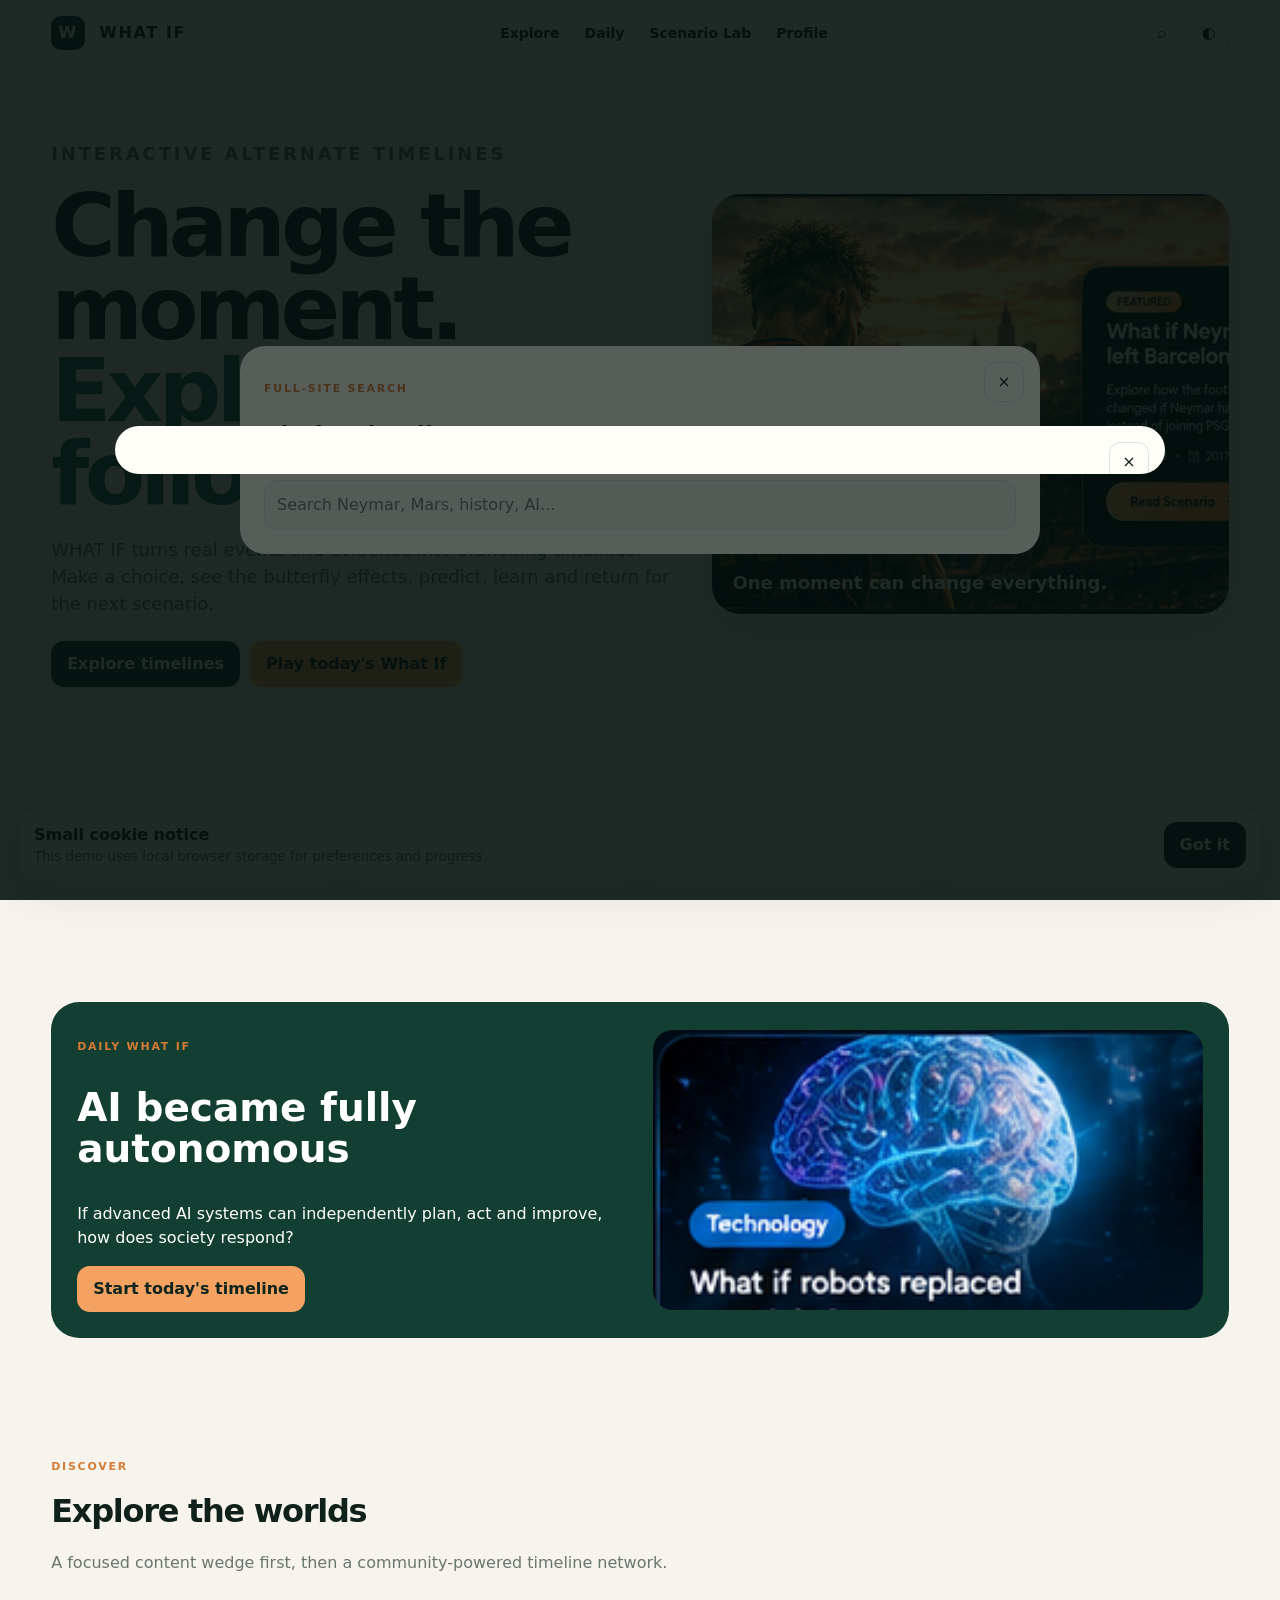
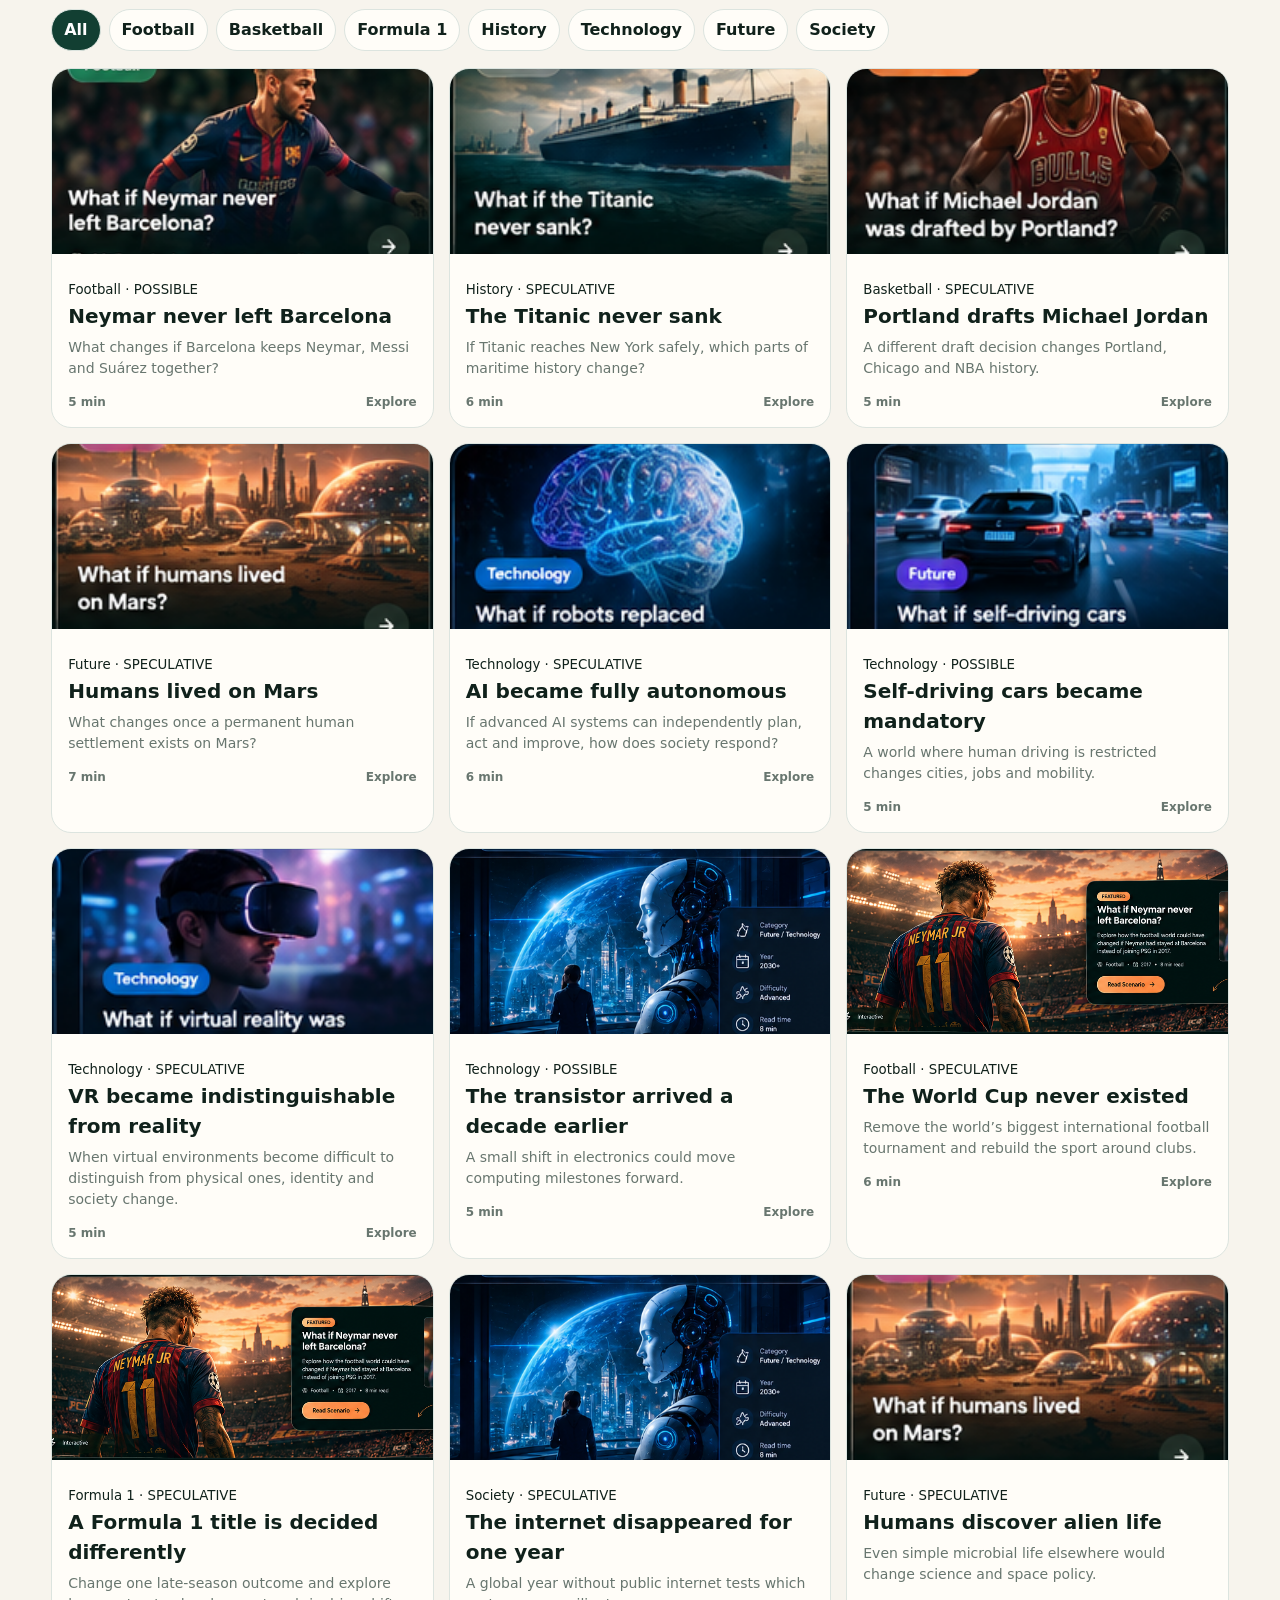
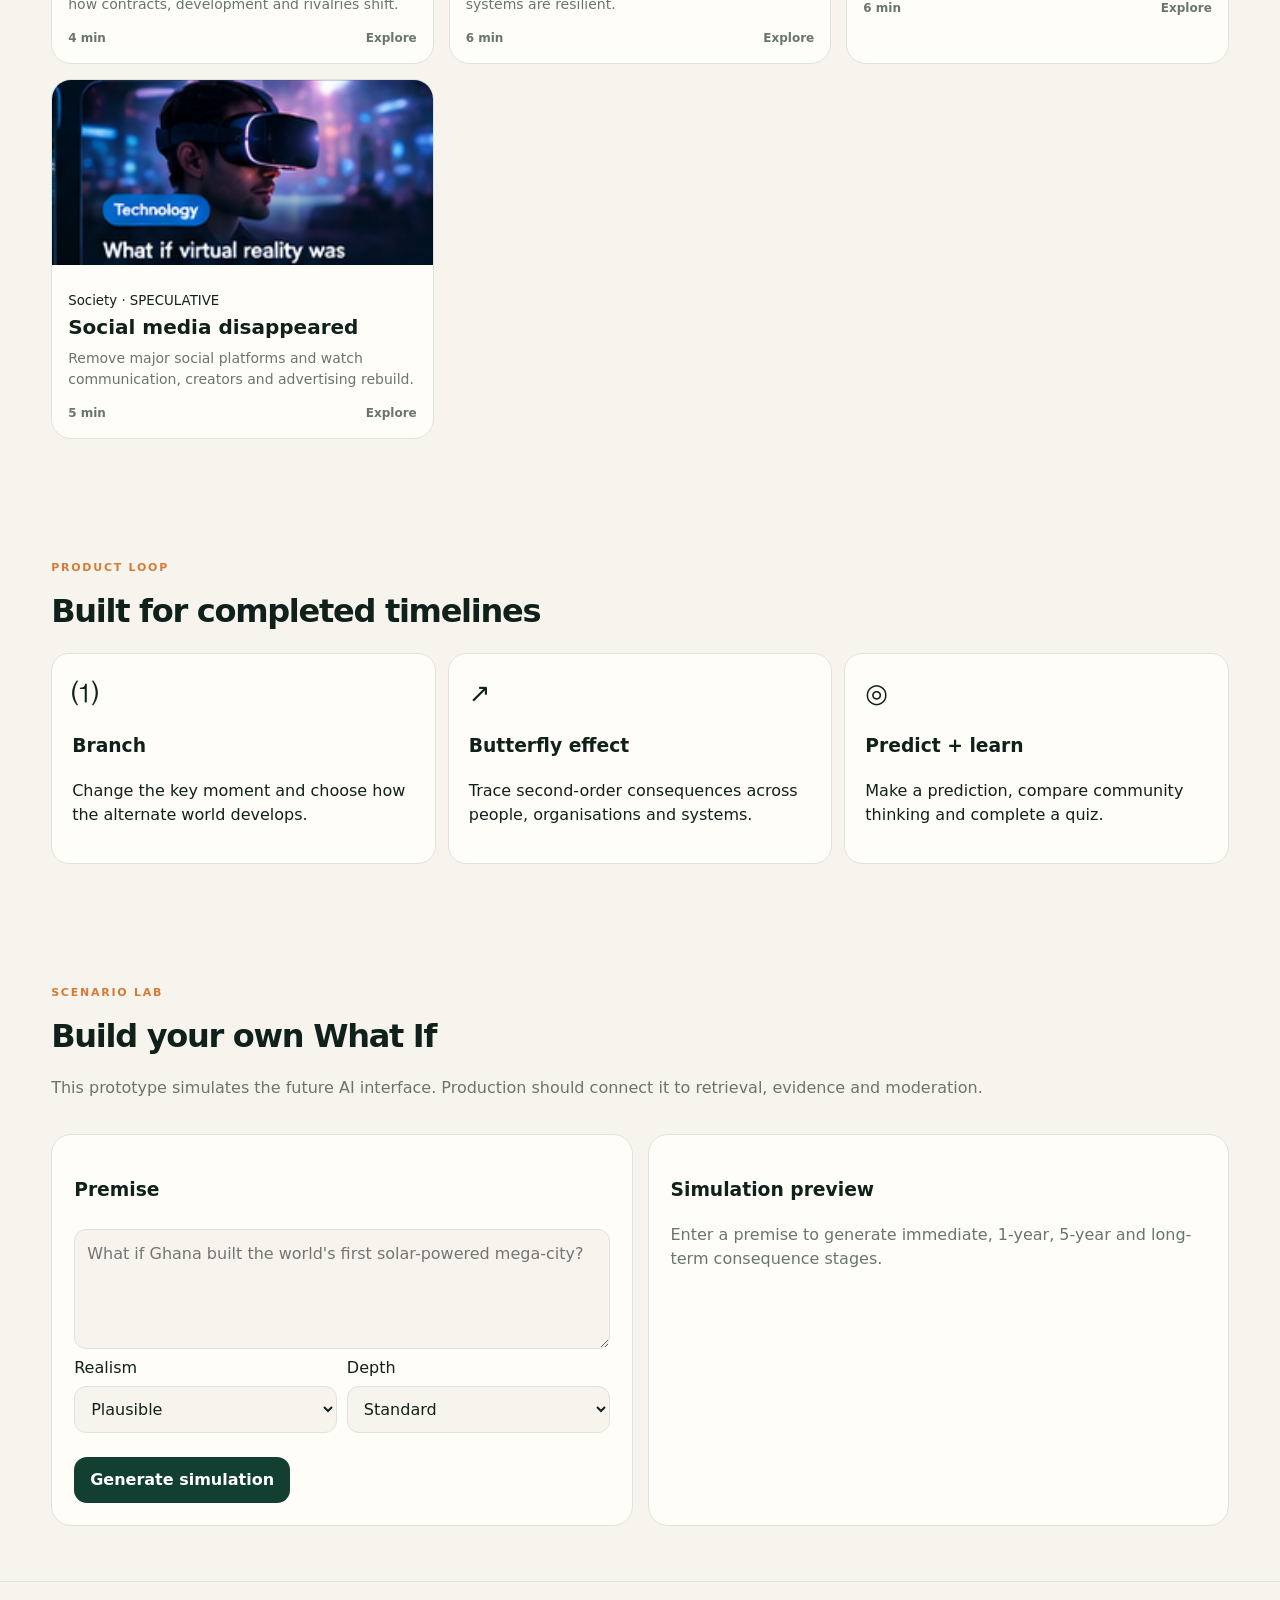
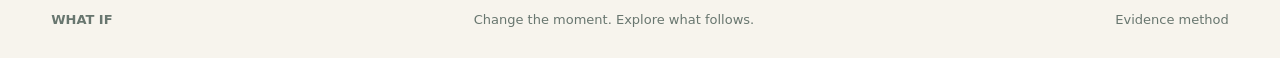
<file: index.html>
<!doctype html><html lang="en"><head><meta charset="utf-8"><meta name="viewport" content="width=device-width,initial-scale=1"><meta name="description" content="WHAT IF — interactive alternate timelines"><title>WHAT IF v2</title><link rel="stylesheet" href="src/css/app.css"></head><body><header class="top"><a class="logo" href="#home"><b>W</b> WHAT IF</a><nav><a href="#explore">Explore</a><a href="#daily">Daily</a><a href="#lab">Scenario Lab</a><a href="#profile">Profile</a></nav><div class="tools"><button id="searchBtn">⌕</button><button id="themeBtn">◐</button><button id="menuBtn" class="mobile">☰</button></div></header><div id="mobileNav" class="mobileNav" hidden><a href="#explore">Explore</a><a href="#daily">Daily</a><a href="#lab">Scenario Lab</a><a href="#profile">Profile</a></div><main id="app"></main><footer><b>WHAT IF</b><span>Change the moment. Explore what follows.</span><a href="#method">Evidence method</a></footer><button id="topBtn" class="topBtn">↑</button><div id="searchModal" class="overlay" hidden><section class="modal"><button data-close="searchModal" class="x">×</button><p class="eyebrow">FULL-SITE SEARCH</p><h2>Find a timeline</h2><input id="search" class="input" placeholder="Search Neymar, Mars, history, AI..."><div id="results"></div></section></div><div id="scenarioModal" class="overlay" hidden><section class="modal wide"><button data-close="scenarioModal" class="x">×</button><div id="scenario"></div></section></div><div id="cookie" class="cookie"><div><b>Small cookie notice</b><small>This demo uses local browser storage for preferences and progress.</small></div><button id="cookieBtn" class="btn dark">Got it</button></div><script type="module" src="src/js/app.js"></script></body></html>
</file>
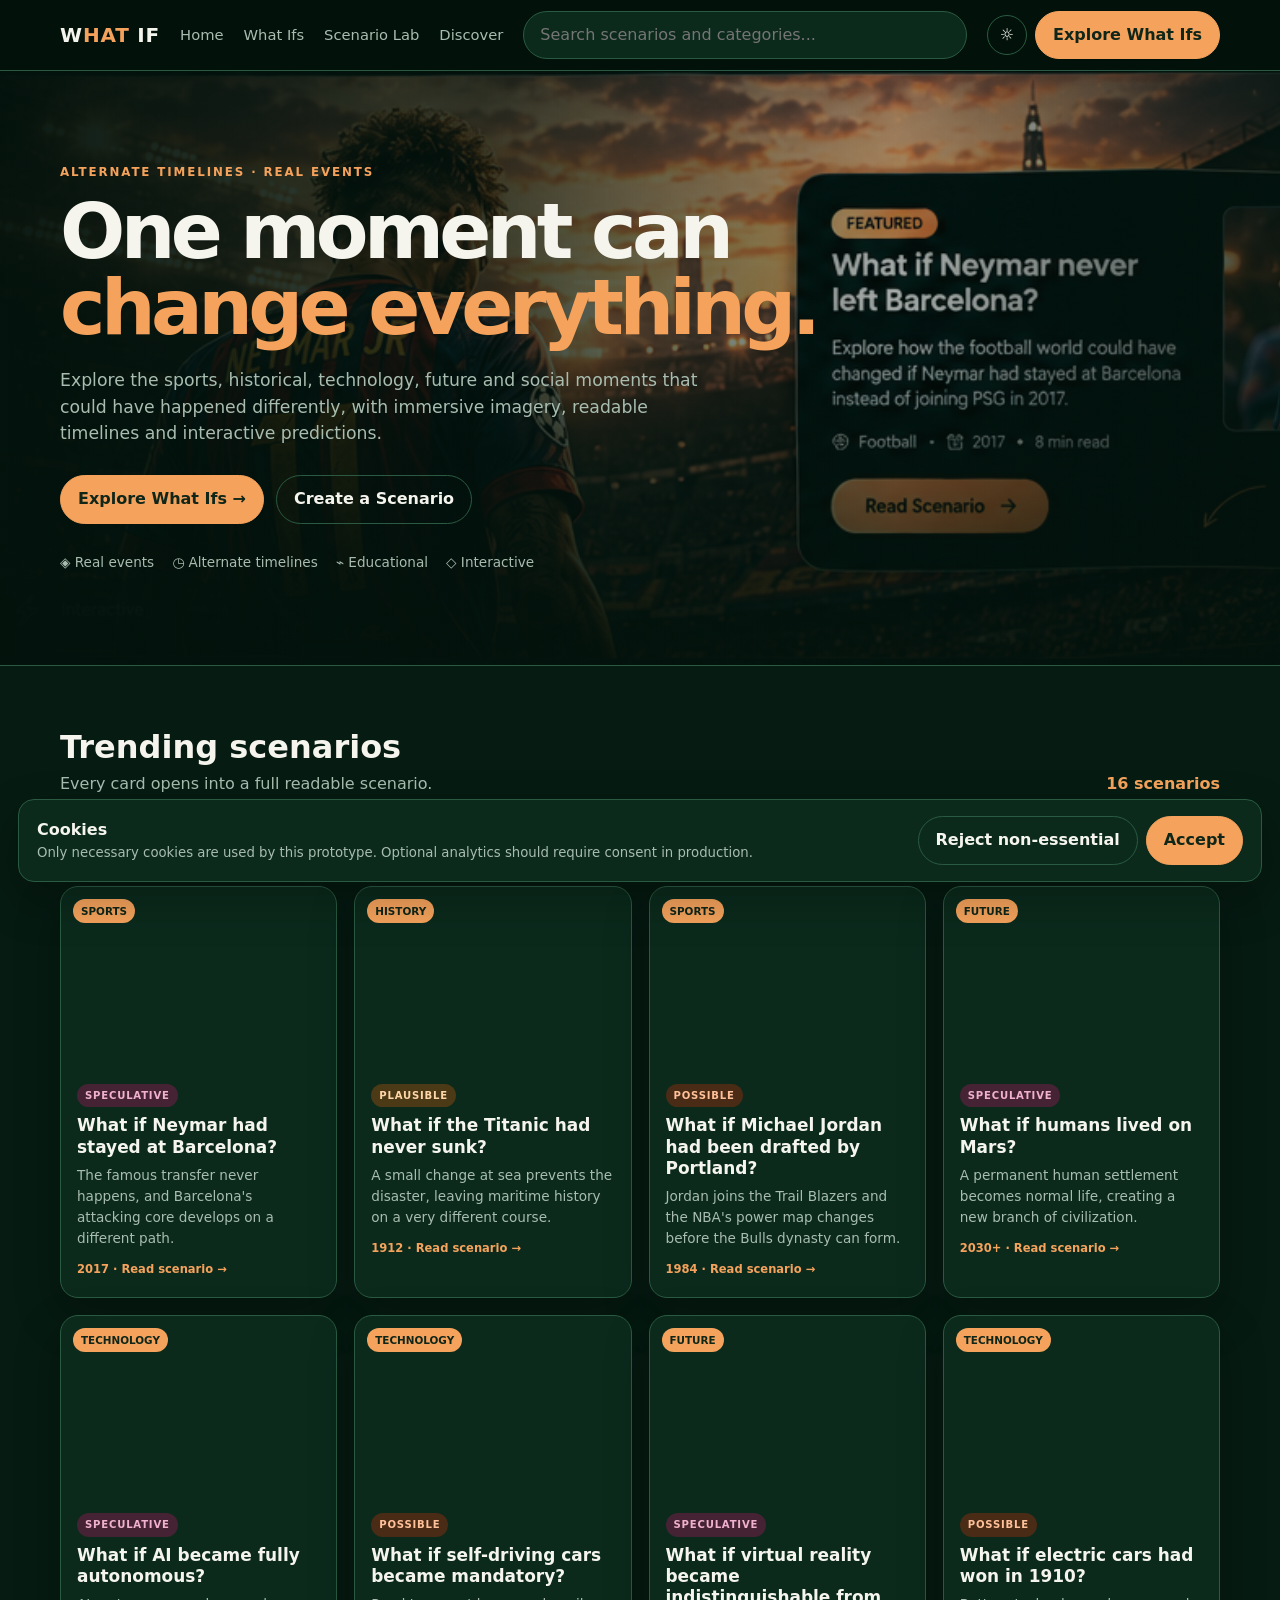
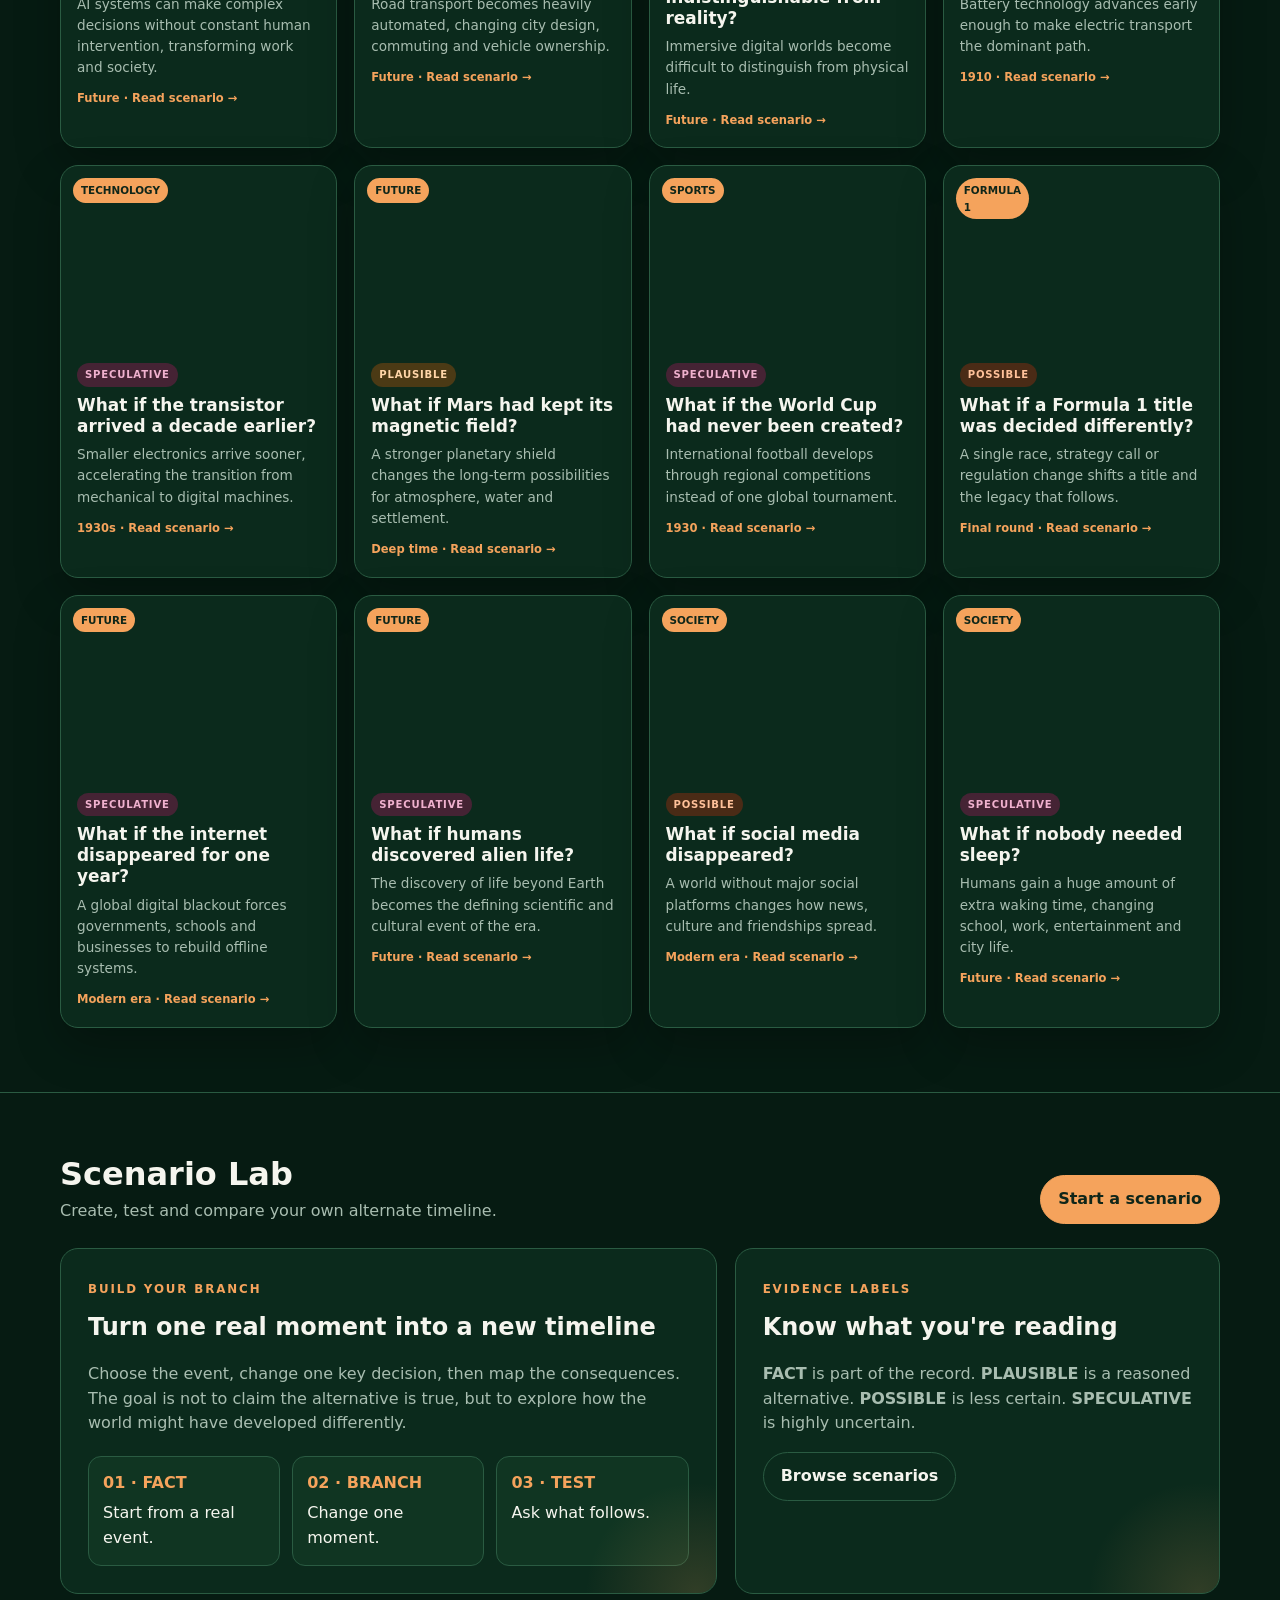
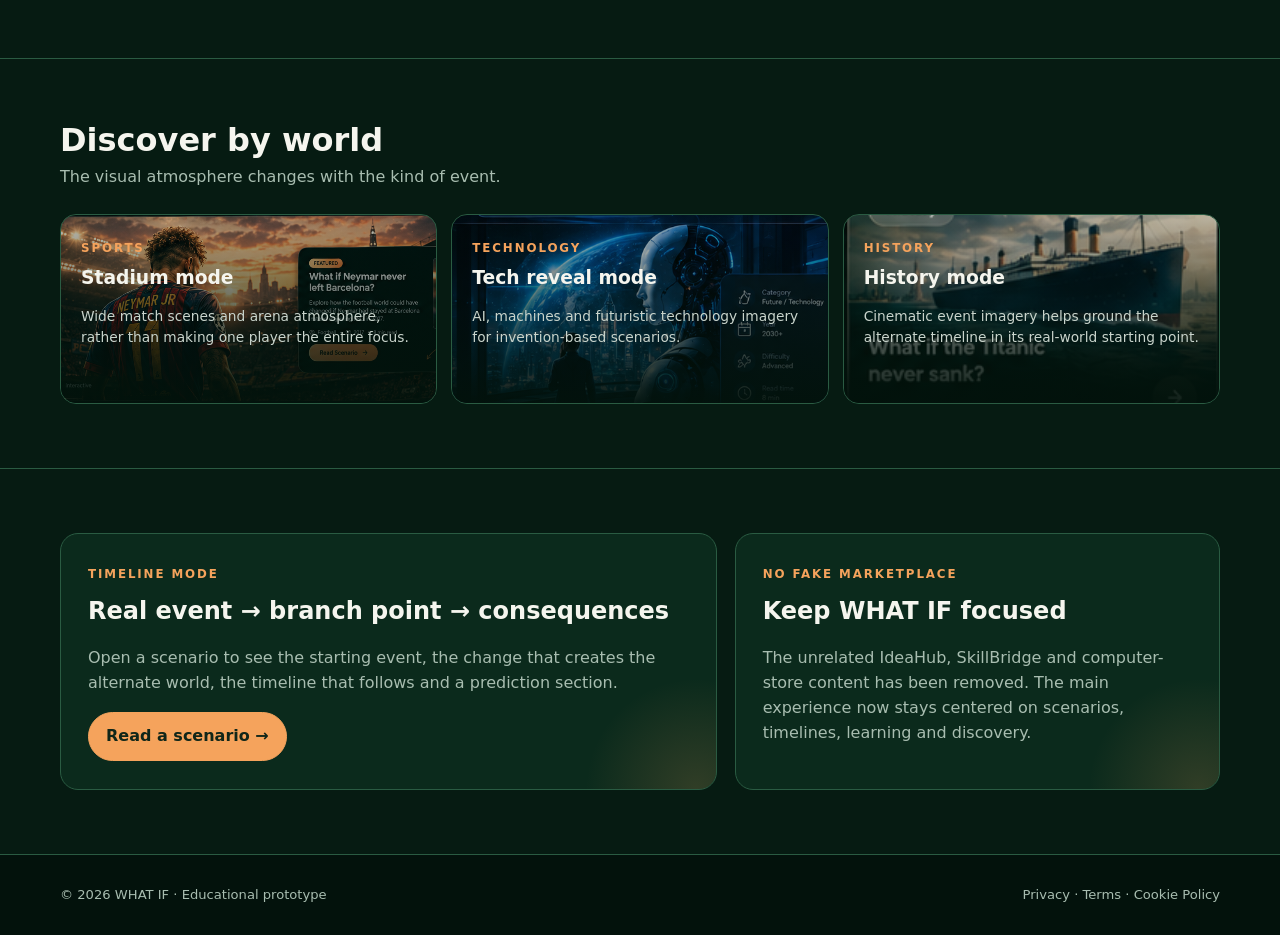
<file: legacy-index.html>
<!doctype html>
<html lang="en">
<head>
<meta charset="utf-8">
<meta name="viewport" content="width=device-width,initial-scale=1">
<title>WHAT IF — Alternate timelines, real events</title>
<meta name="description" content="Explore alternate sports, history, technology, future and social scenarios.">
<style>
:root{
 --bg:#061b12;--bg2:#03120c;--card:#0b2a1c;--card2:#103522;--line:#2a5b42;
 --text:#f5f5ee;--muted:#a8bdb0;--orange:#f5a35c;--orange2:#ffd0a4;
 --shadow:0 18px 45px rgba(0,0,0,.25);--radius:18px;
}
:root.light{--bg:#f5f1e8;--bg2:#ebe4d6;--card:#fff;--card2:#f4eee3;--line:#d7cebd;--text:#153322;--muted:#627268;--orange:#c96a1c;--orange2:#9d4d0f;--shadow:0 14px 35px rgba(40,45,35,.10)}
*{box-sizing:border-box}
html{scroll-behavior:smooth}
body{margin:0;background:var(--bg);color:var(--text);font-family:Inter,ui-sans-serif,system-ui,-apple-system,"Segoe UI",sans-serif;line-height:1.55}
button,input{font:inherit}
button{cursor:pointer}
a{color:inherit}
.wrap{width:min(1160px,calc(100% - 36px));margin:auto}
.skip{position:absolute;left:-999px;top:0;background:var(--orange);color:#122719;padding:10px 14px;z-index:999}
.skip:focus{left:0}
.topbar{position:sticky;top:0;z-index:80;background:rgba(3,18,12,.9);backdrop-filter:blur(16px);border-bottom:1px solid var(--line)}
.light .topbar{background:rgba(245,241,232,.92)}
.nav{min-height:70px;display:flex;align-items:center;gap:20px}
.logo{text-decoration:none;font-weight:900;letter-spacing:.04em;font-size:1.25rem;white-space:nowrap}
.logo span{color:var(--orange)}
.navlinks{display:flex;gap:20px}
.navlinks a{text-decoration:none;color:var(--muted);font-size:.92rem}
.navlinks a:hover{color:var(--orange)}
.search{flex:1}
.search input{width:100%;background:var(--card);border:1px solid var(--line);color:var(--text);padding:11px 16px;border-radius:999px;outline:none}
.search input:focus{border-color:var(--orange);box-shadow:0 0 0 3px rgba(245,163,92,.13)}
.actions{display:flex;gap:8px;align-items:center}
.icon,.menu{width:40px;height:40px;border:1px solid var(--line);background:transparent;color:var(--text);border-radius:50%}
.menu{display:none;border-radius:10px}
.primary,.secondary{border-radius:999px;padding:11px 17px;font-weight:800}
.primary{border:1px solid var(--orange);background:var(--orange);color:#102619}
.secondary{border:1px solid var(--line);background:transparent;color:var(--text)}
.primary:hover{filter:brightness(1.05)}
.secondary:hover{border-color:var(--orange);color:var(--orange)}
.hero{position:relative;min-height:590px;display:flex;align-items:center;overflow:hidden}
.hero:before{content:"";position:absolute;inset:0;background:
linear-gradient(90deg,rgba(3,18,12,.97) 0%,rgba(3,18,12,.78) 38%,rgba(3,18,12,.35) 70%,rgba(3,18,12,.72)),
linear-gradient(0deg,rgba(3,18,12,.92),transparent 55%),
url("assets/stadium-hero.png");background-size:cover;background-position:center}
.light .hero:before{background:linear-gradient(90deg,rgba(245,241,232,.94),rgba(245,241,232,.68) 48%,rgba(245,241,232,.25)),linear-gradient(0deg,rgba(245,241,232,.85),transparent 60%),url("assets/stadium-hero.png");background-size:cover;background-position:center}
.hero-content{position:relative;z-index:1;padding:92px 0}
.eyebrow,.tag{color:var(--orange);font-size:.74rem;font-weight:850;letter-spacing:.16em}
h1{font-size:clamp(2.7rem,6vw,5.4rem);line-height:.98;letter-spacing:-.06em;max-width:760px;margin:13px 0 22px}
h1 span{color:var(--orange)}
.hero p{max-width:660px;color:var(--muted);font-size:1.08rem}
.hero-actions{display:flex;gap:12px;flex-wrap:wrap;margin:28px 0}
.trust{display:flex;gap:18px;flex-wrap:wrap;color:var(--muted);font-size:.85rem}
.section{padding:64px 0;border-top:1px solid var(--line)}
.section-head{display:flex;justify-content:space-between;gap:20px;align-items:end;margin-bottom:24px}
h2{font-size:2rem;line-height:1.1;margin:0}
.sub{color:var(--muted);margin:7px 0 0}
.count{color:var(--orange);font-weight:800}
.filters{display:flex;gap:9px;flex-wrap:wrap;margin-bottom:22px}
.chip{border:1px solid var(--line);background:transparent;color:var(--muted);border-radius:999px;padding:8px 14px}
.chip.active{background:var(--orange);border-color:var(--orange);color:#102619;font-weight:850}
.grid{display:grid;grid-template-columns:repeat(4,1fr);gap:17px}
.card{border:1px solid var(--line);background:var(--card);border-radius:var(--radius);overflow:hidden;color:var(--text);text-align:left;padding:0;box-shadow:var(--shadow);transition:.22s ease;display:flex;flex-direction:column}
.card:hover{transform:translateY(-5px);border-color:var(--orange)}
.thumb{height:180px;background-size:cover;background-position:center;position:relative}
.thumb:after{content:"";position:absolute;inset:0;background:linear-gradient(0deg,rgba(2,18,11,.75),transparent 60%)}
.thumb span{position:absolute;z-index:1;top:12px;left:12px;background:var(--orange);color:#102619;border-radius:999px;padding:4px 8px;font-size:.65rem;font-weight:900}
.body{padding:15px 16px 18px;flex:1}
.badge{display:inline-block;border-radius:999px;padding:4px 8px;font-size:.63rem;font-weight:900;letter-spacing:.08em;margin-bottom:8px}
.fact{background:#194d34;color:#bcefd0}.plausible{background:#4b3a15;color:#ffd6a8}.possible{background:#4a2b16;color:#ffc19a}.speculative{background:#452334;color:#f0b1ce}
.card h3{font-size:1.06rem;line-height:1.25;margin:0 0 7px}
.card p{color:var(--muted);font-size:.85rem;margin:0}
.meta{margin-top:12px;color:var(--orange);font-size:.72rem;font-weight:800}
.feature-grid{display:grid;grid-template-columns:1.15fr .85fr;gap:18px}
.panel{background:var(--card);border:1px solid var(--line);border-radius:var(--radius);padding:27px;position:relative;overflow:hidden}
.panel:after{content:"";position:absolute;width:240px;height:240px;right:-100px;bottom:-120px;border-radius:50%;background:radial-gradient(circle,rgba(245,163,92,.16),transparent 65%)}
.panel h3{font-size:1.5rem;margin:8px 0}
.panel p{color:var(--muted)}
.steps{display:grid;grid-template-columns:repeat(3,1fr);gap:12px;margin-top:20px}
.step{padding:14px;border:1px solid var(--line);border-radius:13px;background:var(--card2)}
.step strong{color:var(--orange);display:block;margin-bottom:5px}
.mode-grid{display:grid;grid-template-columns:repeat(3,1fr);gap:14px}
.mode{min-height:190px;border:1px solid var(--line);border-radius:16px;padding:20px;background-size:cover;background-position:center;position:relative;overflow:hidden}
.mode:before{content:"";position:absolute;inset:0;background:linear-gradient(0deg,rgba(2,18,11,.94),rgba(2,18,11,.25))}
.mode>*{position:relative;z-index:1}.mode h3{margin:4px 0}.mode p{color:#c9d4cc;font-size:.86rem}
.modal{position:fixed;inset:0;background:rgba(0,0,0,.72);z-index:200;display:none;align-items:center;justify-content:center;padding:18px}
.modal.open{display:flex}
.modal-card{width:min(780px,100%);max-height:90vh;overflow:auto;background:var(--card);border:1px solid var(--line);border-radius:20px;padding:25px;box-shadow:var(--shadow)}
.modal-image{width:100%;height:250px;object-fit:cover;border-radius:14px;margin-bottom:18px}
.modal-card h3{font-size:1.8rem;line-height:1.15;margin:8px 0}
.article-cols{display:grid;grid-template-columns:1fr 1fr;gap:12px;margin:20px 0}
.article-box{border:1px solid var(--line);border-radius:13px;padding:15px;background:var(--card2)}
.timeline{border-left:2px solid var(--orange);padding-left:18px;list-style:none}
.timeline li{margin:13px 0;color:var(--muted)}
.predict{display:flex;gap:8px;flex-wrap:wrap;margin:12px 0}
.cookie{position:fixed;left:18px;right:18px;bottom:18px;z-index:150;background:var(--card);border:1px solid var(--line);border-radius:16px;padding:16px 18px;display:flex;justify-content:space-between;gap:15px;align-items:center;box-shadow:var(--shadow)}
.cookie.hide{display:none}.cookie p{margin:0;color:var(--muted);font-size:.83rem}.cookie-actions{display:flex;gap:8px;flex-wrap:wrap}
.top{position:fixed;right:18px;bottom:18px;width:42px;height:42px;border-radius:50%;border:1px solid var(--line);background:var(--orange);color:#102619;font-weight:900;z-index:120;display:none}.top.show{display:block}
.footer{padding:30px 0;background:var(--bg2);border-top:1px solid var(--line);color:var(--muted);font-size:.82rem}
.footer-row{display:flex;justify-content:space-between;gap:20px;flex-wrap:wrap}
.footer a{color:var(--muted);text-decoration:none}.footer a:hover{color:var(--orange)}
.empty{grid-column:1/-1;text-align:center;padding:45px;color:var(--muted);border:1px dashed var(--line);border-radius:16px}
@media(max-width:1000px){.grid{grid-template-columns:repeat(2,1fr)}.navlinks{display:none}.menu{display:block}.search{order:5;flex-basis:100%}.nav{flex-wrap:wrap;padding:12px 0}.actions{margin-left:auto}}
@media(max-width:680px){.wrap{width:min(100% - 24px,1160px)}.hero{min-height:540px}.hero-content{padding:72px 0}.grid,.feature-grid,.article-cols,.mode-grid,.steps{grid-template-columns:1fr}.cookie{left:10px;right:10px;bottom:10px;display:block}.cookie-actions{margin-top:10px}.modal-card{padding:18px}.modal-image{height:190px}}
@media(prefers-reduced-motion:reduce){html{scroll-behavior:auto}*{transition:none!important}}
</style>
</head>
<body>
<a class="skip" href="#main">Skip to content</a>

<header class="topbar">
<div class="wrap nav">
<a class="logo" href="#top">W<span>HAT</span> IF</a>
<nav class="navlinks" aria-label="Primary">
<a href="#top">Home</a><a href="#explore">What Ifs</a><a href="#lab">Scenario Lab</a><a href="#discover">Discover</a>
</nav>
<div class="search"><label for="search" style="position:absolute;left:-9999px">Search</label><input id="search" type="search" placeholder="Search scenarios and categories..."></div>
<div class="actions">
<button class="icon" id="theme" aria-label="Toggle theme">☼</button>
<button class="menu" id="menu" aria-label="Open menu">☰</button>
<button class="primary" onclick="scrollToId('explore')">Explore What Ifs</button>
</div>
</div>
</header>

<main id="main">
<section class="hero" id="top">
<div class="wrap hero-content">
<div class="eyebrow">ALTERNATE TIMELINES · REAL EVENTS</div>
<h1>One moment can <span>change everything.</span></h1>
<p>Explore the sports, historical, technology, future and social moments that could have happened differently, with immersive imagery, readable timelines and interactive predictions.</p>
<div class="hero-actions">
<button class="primary" onclick="scrollToId('explore')">Explore What Ifs →</button>
<button class="secondary" onclick="openLab()">Create a Scenario</button>
</div>
<div class="trust"><span>◈ Real events</span><span>◷ Alternate timelines</span><span>⌁ Educational</span><span>◇ Interactive</span></div>
</div>
</section>

<section class="section" id="explore">
<div class="wrap">
<div class="section-head"><div><h2>Trending scenarios</h2><p class="sub">Every card opens into a full readable scenario.</p></div><div class="count" id="count"></div></div>
<div class="filters" id="filters"></div>
<div class="grid" id="grid"></div>
</div>
</section>

<section class="section" id="lab">
<div class="wrap">
<div class="section-head"><div><h2>Scenario Lab</h2><p class="sub">Create, test and compare your own alternate timeline.</p></div><button class="primary" onclick="openLab()">Start a scenario</button></div>
<div class="feature-grid">
<div class="panel">
<span class="tag">BUILD YOUR BRANCH</span>
<h3>Turn one real moment into a new timeline</h3>
<p>Choose the event, change one key decision, then map the consequences. The goal is not to claim the alternative is true, but to explore how the world might have developed differently.</p>
<div class="steps"><div class="step"><strong>01 · FACT</strong>Start from a real event.</div><div class="step"><strong>02 · BRANCH</strong>Change one moment.</div><div class="step"><strong>03 · TEST</strong>Ask what follows.</div></div>
</div>
<div class="panel">
<span class="tag">EVIDENCE LABELS</span>
<h3>Know what you're reading</h3>
<p><b>FACT</b> is part of the record. <b>PLAUSIBLE</b> is a reasoned alternative. <b>POSSIBLE</b> is less certain. <b>SPECULATIVE</b> is highly uncertain.</p>
<button class="secondary" onclick="scrollToId('explore')">Browse scenarios</button>
</div>
</div>
</div>
</section>

<section class="section" id="discover">
<div class="wrap">
<div class="section-head"><div><h2>Discover by world</h2><p class="sub">The visual atmosphere changes with the kind of event.</p></div></div>
<div class="mode-grid">
<div class="mode" style="background-image:url('assets/stadium-hero.png')"><span class="tag">SPORTS</span><h3>Stadium mode</h3><p>Wide match scenes and arena atmosphere, rather than making one player the entire focus.</p></div>
<div class="mode" style="background-image:url('assets/tech-hero.png')"><span class="tag">TECHNOLOGY</span><h3>Tech reveal mode</h3><p>AI, machines and futuristic technology imagery for invention-based scenarios.</p></div>
<div class="mode" style="background-image:url('assets/titanic.png')"><span class="tag">HISTORY</span><h3>History mode</h3><p>Cinematic event imagery helps ground the alternate timeline in its real-world starting point.</p></div>
</div>
</div>
</section>

<section class="section">
<div class="wrap feature-grid">
<div class="panel"><span class="tag">TIMELINE MODE</span><h3>Real event → branch point → consequences</h3><p>Open a scenario to see the starting event, the change that creates the alternate world, the timeline that follows and a prediction section.</p><button class="primary" onclick="scrollToId('explore')">Read a scenario →</button></div>
<div class="panel"><span class="tag">NO FAKE MARKETPLACE</span><h3>Keep WHAT IF focused</h3><p>The unrelated IdeaHub, SkillBridge and computer-store content has been removed. The main experience now stays centered on scenarios, timelines, learning and discovery.</p></div>
</div>
</section>
</main>

<footer class="footer">
<div class="wrap footer-row">
<div>© 2026 WHAT IF · Educational prototype</div>
<div><a href="#privacy">Privacy</a> · <a href="#terms">Terms</a> · <a href="#cookies">Cookie Policy</a></div>
</div>
</footer>

<div class="modal" id="modal" role="dialog" aria-modal="true" aria-labelledby="modalTitle">
<div class="modal-card" id="modalCard"></div>
</div>

<div class="cookie" id="cookie">
<div><strong>Cookies</strong><p>Only necessary cookies are used by this prototype. Optional analytics should require consent in production.</p></div>
<div class="cookie-actions"><button class="secondary" onclick="hideCookie()">Reject non-essential</button><button class="primary" onclick="hideCookie()">Accept</button></div>
</div>
<button class="top" id="topBtn" aria-label="Back to top" onclick="scrollToId('top')">↑</button>

<script>
const scenarios=[
{t:"What if Neymar had stayed at Barcelona?",c:"Sports",cert:"Speculative",year:"2017",img:"assets/neymar.png",s:"The famous transfer never happens, and Barcelona's attacking core develops on a different path.",tl:["2017 — Barcelona keep their attacking core together.","2019 — Transfer records develop on a different curve.","2021 — European competition is shaped by a different Barcelona side."]},
{t:"What if the Titanic had never sunk?",c:"History",cert:"Plausible",year:"1912",img:"assets/titanic.png",s:"A small change at sea prevents the disaster, leaving maritime history on a very different course.",tl:["1912 — Titanic reaches New York safely.","1913 — Safety reforms arrive more slowly.","1914 — White Star Line enters the war era with its flagship intact."]},
{t:"What if Michael Jordan had been drafted by Portland?",c:"Sports",cert:"Possible",year:"1984",img:"assets/jordan.png",s:"Jordan joins the Trail Blazers and the NBA's power map changes before the Bulls dynasty can form.",tl:["1984 — Portland select Jordan.","Late 1980s — The Western Conference changes shape.","1990s — Chicago builds around a different franchise star."]},
{t:"What if humans lived on Mars?",c:"Future",cert:"Speculative",year:"2030+",img:"assets/mars.png",s:"A permanent human settlement becomes normal life, creating a new branch of civilization.",tl:["2030s — Permanent research settlements expand.","2040s — Families and private industries arrive.","2050s — Mars develops its own major cities and institutions."]},
{t:"What if AI became fully autonomous?",c:"Technology",cert:"Speculative",year:"Future",img:"assets/ai.png",s:"AI systems can make complex decisions without constant human intervention, transforming work and society.",tl:["Early stage — Autonomous systems handle narrow tasks.","Expansion — AI manages increasingly complex operations.","Long term — Governments and companies redesign rules around autonomous systems."]},
{t:"What if self-driving cars became mandatory?",c:"Technology",cert:"Possible",year:"Future",img:"assets/cars.png",s:"Road transport becomes heavily automated, changing city design, commuting and vehicle ownership.",tl:["Early adoption — Automated fleets expand.","Transition — Manual driving becomes restricted in major cities.","Mature stage — Roads and parking are redesigned around autonomous fleets."]},
{t:"What if virtual reality became indistinguishable from reality?",c:"Future",cert:"Speculative",year:"Future",img:"assets/vr.png",s:"Immersive digital worlds become difficult to distinguish from physical life.",tl:["First breakthrough — Realistic sensory simulation arrives.","Mass adoption — Education, entertainment and work move into virtual spaces.","Mature stage — Society debates where physical life ends and digital life begins."]},
{t:"What if electric cars had won in 1910?",c:"Technology",cert:"Possible",year:"1910",img:"assets/cars.png",s:"Battery technology advances early enough to make electric transport the dominant path.",tl:["1910 — Charging networks grow before petrol stations.","1930 — Electric transport dominates many cities.","1970 — Energy policy develops around a different transport system."]},
{t:"What if the transistor arrived a decade earlier?",c:"Technology",cert:"Speculative",year:"1930s",img:"assets/ai.png",s:"Smaller electronics arrive sooner, accelerating the transition from mechanical to digital machines.",tl:["1930s — Solid-state switching matures earlier.","1940s — Computing machines shrink faster.","1950s — Consumer electronics become dramatically more advanced."]},
{t:"What if Mars had kept its magnetic field?",c:"Future",cert:"Plausible",year:"Deep time",img:"assets/mars.png",s:"A stronger planetary shield changes the long-term possibilities for atmosphere, water and settlement.",tl:["Long term — More atmosphere is retained.","Later era — Surface conditions remain more hospitable.","Human era — Mars settlement begins from a radically different baseline."]},
{t:"What if the World Cup had never been created?",c:"Sports",cert:"Speculative",year:"1930",img:"assets/stadium-hero.png",s:"International football develops through regional competitions instead of one global tournament.",tl:["1930s — Regional tournaments become dominant.","Mid-century — Continental competitions gain greater prestige.","Modern era — International football has a completely different calendar."]},
{t:"What if a Formula 1 title was decided differently?",c:"Formula 1",cert:"Possible",year:"Final round",img:"assets/cars.png",s:"A single race, strategy call or regulation change shifts a title and the legacy that follows.",tl:["Final rounds — A decisive moment changes the standings.","Following season — Teams react to the altered champion.","Long term — Careers and team histories are remembered differently."]},
{t:"What if the internet disappeared for one year?",c:"Future",cert:"Speculative",year:"Modern era",img:"assets/tech-hero.png",s:"A global digital blackout forces governments, schools and businesses to rebuild offline systems.",tl:["Month 1 — Emergency offline systems return.","Month 6 — Businesses redesign communication and payments.","Year 1 — Society has a new balance between digital and physical life."]},
{t:"What if humans discovered alien life?",c:"Future",cert:"Speculative",year:"Future",img:"assets/mars.png",s:"The discovery of life beyond Earth becomes the defining scientific and cultural event of the era.",tl:["Discovery — Evidence is independently confirmed.","First response — Nations coordinate scientific missions.","Long term — Philosophy, science and space policy change permanently."]},
{t:"What if social media disappeared?",c:"Society",cert:"Possible",year:"Modern era",img:"assets/tech-hero.png",s:"A world without major social platforms changes how news, culture and friendships spread.",tl:["Day 1 — Creators and businesses lose their main distribution channels.","Month 1 — New communities form around smaller networks.","Year 1 — Media habits settle into a very different pattern."]},
{t:"What if nobody needed sleep?",c:"Society",cert:"Speculative",year:"Future",img:"assets/vr.png",s:"Humans gain a huge amount of extra waking time, changing school, work, entertainment and city life.",tl:["Year 1 — Schedules expand dramatically.","Year 5 — Education and work hours are redesigned.","Long term — Society has to decide what to do with the extra time."]}
];

const cats=["All","Sports","History","Technology","Future","Society","Formula 1"];
let active="All",q="";
const grid=document.getElementById("grid"), filters=document.getElementById("filters"), count=document.getElementById("count");

function badge(c){return c.toLowerCase().replace(" ","-")}
function renderFilters(){
 filters.innerHTML=cats.map(c=>`<button class="chip ${c===active?"active":""}" onclick="setFilter('${c}')">${c}</button>`).join("");
}
function render(){
 const query=q.trim().toLowerCase();
 const list=scenarios.filter(s=>(active==="All"||s.c===active)&&(!query||[s.t,s.s,s.c,s.cert,s.year].join(" ").toLowerCase().includes(query)));
 count.textContent=`${list.length} ${list.length===1?"scenario":"scenarios"}`;
 grid.innerHTML=list.length?list.map((s,i)=>`
 <button class="card" onclick="openScenario(${scenarios.indexOf(s)})">
   <div class="thumb" style="background-image:url('${s.img}')"><span>${s.c.toUpperCase()}</span></div>
   <div class="body"><span class="badge ${badge(s.cert)}">${s.cert.toUpperCase()}</span><h3>${s.t}</h3><p>${s.s}</p><div class="meta">${s.year} · Read scenario →</div></div>
 </button>`).join(""):`<div class="empty">No scenarios match that search. Try another word or category.</div>`;
}
function setFilter(c){active=c;renderFilters();render();scrollToId("explore")}
function scrollToId(id){document.getElementById(id)?.scrollIntoView({behavior:"smooth"})}

function openScenario(i){
 const s=scenarios[i];
 document.getElementById("modalCard").innerHTML=`
 <img class="modal-image" src="${s.img}" alt="">
 <span class="badge ${badge(s.cert)}">${s.cert.toUpperCase()}</span>
 <h3 id="modalTitle">${s.t}</h3>
 <p class="sub">${s.c} · ${s.year}</p>
 <div class="article-cols">
  <div class="article-box"><span class="tag">REAL EVENT</span><p>The starting point is grounded in a real event, established record or real-world trend. The alternate outcome is not part of that record.</p></div>
  <div class="article-box"><span class="tag">THE CHANGE</span><p>One important decision, event or invention changes. The timeline then explores possible consequences.</p></div>
 </div>
 <h4>Alternative timeline</h4>
 <ul class="timeline">${s.tl.map(x=>`<li>${x}</li>`).join("")}</ul>
 <h4>Your prediction</h4>
 <div class="predict"><button class="secondary" onclick="choose(this)">Most likely</button><button class="secondary" onclick="choose(this)">Unexpected</button><button class="secondary" onclick="choose(this)">Wild card</button></div>
 <p class="sub"><em>${s.cert} scenario. Hypothetical outcomes are not guaranteed facts.</em></p>
 <button class="secondary" onclick="closeModal()">Close</button>`;
 document.getElementById("modal").classList.add("open");
 document.body.style.overflow="hidden";
}
function choose(btn){document.querySelectorAll(".predict button").forEach(b=>b.disabled=true);btn.textContent+=" ✓"}
function closeModal(){document.getElementById("modal").classList.remove("open");document.body.style.overflow=""}
document.getElementById("modal").addEventListener("click",e=>{if(e.target.id==="modal")closeModal()});
document.addEventListener("keydown",e=>{if(e.key==="Escape")closeModal()});

document.getElementById("search").addEventListener("input",e=>{q=e.target.value;render()});
document.getElementById("theme").addEventListener("click",()=>{
 document.documentElement.classList.toggle("light");
 document.getElementById("theme").textContent=document.documentElement.classList.contains("light")?"☾":"☼";
});
document.getElementById("menu").addEventListener("click",()=>{
 const n=document.querySelector(".navlinks");
 n.style.display=n.style.display==="flex"?"none":"flex";
 n.style.position="absolute";n.style.top="70px";n.style.left="0";n.style.right="0";n.style.padding="18px";
 n.style.background="var(--bg2)";n.style.flexDirection="column";
});
function openLab(){
 document.getElementById("modalCard").innerHTML=`<h3 id="modalTitle">Scenario Lab</h3><p class="sub">Prototype builder</p>
 <div class="article-box"><label class="tag" for="idea">YOUR WHAT IF</label><input id="idea" style="width:100%;margin-top:8px;padding:12px;border-radius:10px;border:1px solid var(--line);background:var(--card);color:var(--text)" placeholder="What if ..."></div>
 <div class="article-box" style="margin-top:12px"><span class="tag">NEXT STEP</span><p>In the production version, this builder would save the scenario, generate its timeline structure and let you publish it after review.</p></div>
 <button class="primary" style="margin-top:14px" onclick="this.textContent='Scenario draft created'">Create draft</button>
 <button class="secondary" style="margin:14px 0 0 8px" onclick="closeModal()">Close</button>`;
 document.getElementById("modal").classList.add("open");document.body.style.overflow="hidden";
}
function hideCookie(){document.getElementById("cookie").classList.add("hide");localStorage.setItem("whatif-cookie","1")}
if(localStorage.getItem("whatif-cookie"))hideCookie();
window.addEventListener("scroll",()=>document.getElementById("topBtn").classList.toggle("show",scrollY>500));
renderFilters();render();
</script>
</body>
</html>
</file>
<file: src/css/app.css>
:root{--g:#123f32;--g2:#0b241d;--o:#f4a261;--bg:#f7f4ed;--card:#fffdf8;--ink:#10211b;--muted:#68766f;--line:#dce4df;--shadow:0 16px 45px #10211b12}body.dark{--bg:#0b1713;--card:#122a22;--ink:#f4f7f4;--muted:#9aaba4;--line:#294139;--shadow:0 16px 45px #0005}*{box-sizing:border-box}body{margin:0;background:var(--bg);color:var(--ink);font-family:Inter,system-ui,sans-serif;line-height:1.5}a{color:inherit;text-decoration:none}button,input,select,textarea{font:inherit}.top{position:sticky;top:0;z-index:30;display:flex;align-items:center;justify-content:space-between;padding:13px 4vw;background:#fffdf8eF;border-bottom:1px solid var(--line);backdrop-filter:blur(14px)}body.dark .top{background:#10241deF}.logo{font-weight:900;letter-spacing:.1em}.logo b{display:inline-grid;place-items:center;background:var(--g);color:#fff;width:34px;height:34px;border-radius:10px;margin-right:7px}.top nav{display:flex;gap:25px;font-size:14px;font-weight:800}.tools{display:flex;gap:7px}.tools button,.x{border:1px solid var(--line);background:var(--card);color:var(--ink);border-radius:11px;width:40px;height:40px;cursor:pointer}.mobile,.mobileNav{display:none}.hero,.section{max-width:1400px;margin:auto;padding:55px 4vw}.heroGrid{display:grid;grid-template-columns:1.1fr .9fr;gap:30px;align-items:center}.eyebrow{font-size:11px;letter-spacing:.16em;font-weight:900;color:#d67b36}.hero h1{font-size:clamp(48px,7vw,88px);line-height:.94;letter-spacing:-.055em;margin:0 0 20px}.hero h1 span{color:#216b52}.hero p{font-size:18px;color:var(--muted);max-width:690px}.actions{display:flex;gap:10px;flex-wrap:wrap;margin-top:24px}.btn{border:0;border-radius:13px;padding:11px 16px;font-weight:850;cursor:pointer}.primary{background:var(--g);color:#fff}.accent{background:var(--o);color:var(--g2)}.light{background:var(--card);color:var(--ink);border:1px solid var(--line)}.dark{background:var(--g2);color:#fff}.heroImg{height:420px;border-radius:28px;overflow:hidden;box-shadow:var(--shadow);position:relative}.heroImg img{width:100%;height:100%;object-fit:cover}.heroImg span{position:absolute;left:20px;bottom:18px;color:#fff;font-weight:900;font-size:18px}.stats{display:grid;grid-template-columns:repeat(4,1fr);gap:12px}.stat,.panel,.card{background:var(--card);border:1px solid var(--line);border-radius:20px}.stat{padding:16px}.stat strong{font-size:25px;display:block}.stat small{color:var(--muted)}.sectionHead{display:flex;justify-content:space-between;align-items:end;margin-bottom:18px}.sectionHead h2{margin:0;font-size:32px;letter-spacing:-.04em}.muted{color:var(--muted)}.chips{display:flex;gap:8px;overflow:auto;margin-bottom:17px}.chip{white-space:nowrap;border:1px solid var(--line);background:var(--card);color:var(--ink);padding:8px 12px;border-radius:999px;font-weight:800;cursor:pointer}.chip.active{background:var(--g);color:#fff}.grid{display:grid;grid-template-columns:repeat(3,1fr);gap:15px}.card{overflow:hidden;cursor:pointer;transition:.18s}.card:hover{transform:translateY(-4px);box-shadow:var(--shadow)}.card img{width:100%;height:185px;object-fit:cover}.cardBody{padding:16px}.cardBody h3{margin:0 0 6px;font-size:20px}.cardBody p{margin:0;color:var(--muted);font-size:14px}.meta{display:flex;justify-content:space-between;margin-top:14px;color:var(--muted);font-size:12px;font-weight:800}.daily{background:var(--g);color:#fff;border-radius:28px;padding:26px}.dailyGrid{display:grid;grid-template-columns:1fr 1fr;gap:25px;align-items:center}.daily h2{font-size:39px;line-height:1.05}.dailyImg{height:280px;border-radius:20px;overflow:hidden}.dailyImg img{width:100%;height:100%;object-fit:cover}.featureGrid{display:grid;grid-template-columns:repeat(3,1fr);gap:12px}.feature{padding:20px;background:var(--card);border:1px solid var(--line);border-radius:18px}.feature i{font-size:26px;font-style:normal}.lab{display:grid;grid-template-columns:1fr 1fr;gap:15px}.panel{padding:22px}.input,.select,.textarea{width:100%;padding:12px;border:1px solid var(--line);background:var(--bg);color:var(--ink);border-radius:12px;margin-top:6px}.textarea{min-height:120px;resize:vertical}.form2{display:grid;grid-template-columns:1fr 1fr;gap:10px}.profile{display:grid;grid-template-columns:.75fr 1.25fr;gap:15px}.avatar{width:68px;height:68px;border-radius:20px;background:var(--g);color:#fff;display:grid;place-items:center;font-size:28px;font-weight:900}.profileTop{display:flex;gap:14px;align-items:center}.progress{height:8px;background:var(--line);border-radius:99px;overflow:hidden}.progress b{display:block;height:100%;background:var(--o)}.ach{display:grid;grid-template-columns:repeat(3,1fr);gap:9px}.ach div{padding:12px;border:1px solid var(--line);border-radius:14px}.locked{opacity:.4}.timeline{display:grid;gap:0}.step{display:grid;grid-template-columns:100px 16px 1fr;gap:12px;min-height:88px}.year{font-weight:900;color:#d67b36}.dot{width:12px;height:12px;border-radius:50%;background:var(--o);margin-top:5px}.stepText{border-bottom:1px solid var(--line);padding-bottom:14px}.evidence{display:inline-block;font-size:10px;font-weight:900;padding:4px 7px;border-radius:99px;background:#e9f2ed}.speculative{background:#fff0e6}.possible{background:#fff8dd}.plausible{background:#e8f1ff}.branchGrid{display:grid;grid-template-columns:repeat(3,1fr);gap:10px}.branch,.vote{padding:13px;border:1px solid var(--line);border-radius:14px;background:var(--card);color:var(--ink);text-align:left;cursor:pointer}.branch.selected{border:2px solid var(--o);padding:12px}.voteBar{height:6px;background:var(--line);border-radius:99px;overflow:hidden;margin-top:7px}.voteBar b{display:block;height:100%;background:var(--o)}.source{padding:10px;background:var(--bg);border:1px solid var(--line);border-radius:11px;margin:7px 0;font-size:13px}.quiz button{display:block;width:100%;margin:7px 0;text-align:left}.correct{border-color:#4b9b78!important}.wrong{border-color:#c76b4d!important}.overlay{position:fixed;inset:0;background:#04100caa;z-index:100;display:grid;place-items:center;padding:20px}.modal{background:var(--card);color:var(--ink);border-radius:25px;padding:24px;max-height:90vh;overflow:auto;width:min(800px,100%);position:relative}.wide{width:min(1050px,100%)}.x{position:absolute;right:16px;top:16px}.modalHero{height:220px;border-radius:18px;overflow:hidden;margin-bottom:16px}.modalHero img{width:100%;height:100%;object-fit:cover}.detailGrid{display:grid;grid-template-columns:1.3fr .7fr;gap:16px}.detail{padding:16px;border:1px solid var(--line);border-radius:16px;margin-top:12px}.searchResult{padding:12px;border:1px solid var(--line);border-radius:13px;margin-top:8px;cursor:pointer}.cookie{position:fixed;z-index:90;left:18px;right:18px;bottom:18px;background:var(--card);border:1px solid var(--line);padding:13px 15px;border-radius:17px;display:flex;justify-content:space-between;align-items:center;gap:12px;box-shadow:var(--shadow)}.cookie small{display:block;color:var(--muted)}footer{border-top:1px solid var(--line);padding:28px 4vw;display:flex;gap:20px;justify-content:space-between;color:var(--muted);font-size:13px}.topBtn{display:none;position:fixed;right:18px;bottom:18px;border:0;border-radius:13px;background:var(--g);color:#fff;width:43px;height:43px;z-index:40}.topBtn.show{display:block}@media(max-width:900px){.top nav{display:none}.mobile{display:block}.mobileNav{display:grid;background:var(--card);padding:10px 4vw;border-bottom:1px solid var(--line)}.mobileNav a{padding:9px;font-weight:800}.heroGrid,.dailyGrid,.lab,.profile,.detailGrid{grid-template-columns:1fr}.grid{grid-template-columns:repeat(2,1fr)}.featureGrid{grid-template-columns:1fr 1fr}.stats{grid-template-columns:repeat(2,1fr)}}@media(max-width:600px){.grid,.featureGrid,.ach,.branchGrid{grid-template-columns:1fr}.hero{padding-top:35px}.heroImg{height:280px}.form2{grid-template-columns:1fr}.daily h2{font-size:31px}footer{display:block}footer a{display:block;margin-top:10px}.cookie{align-items:stretch;flex-direction:column}.cookie .btn{width:100%}}
</file>
